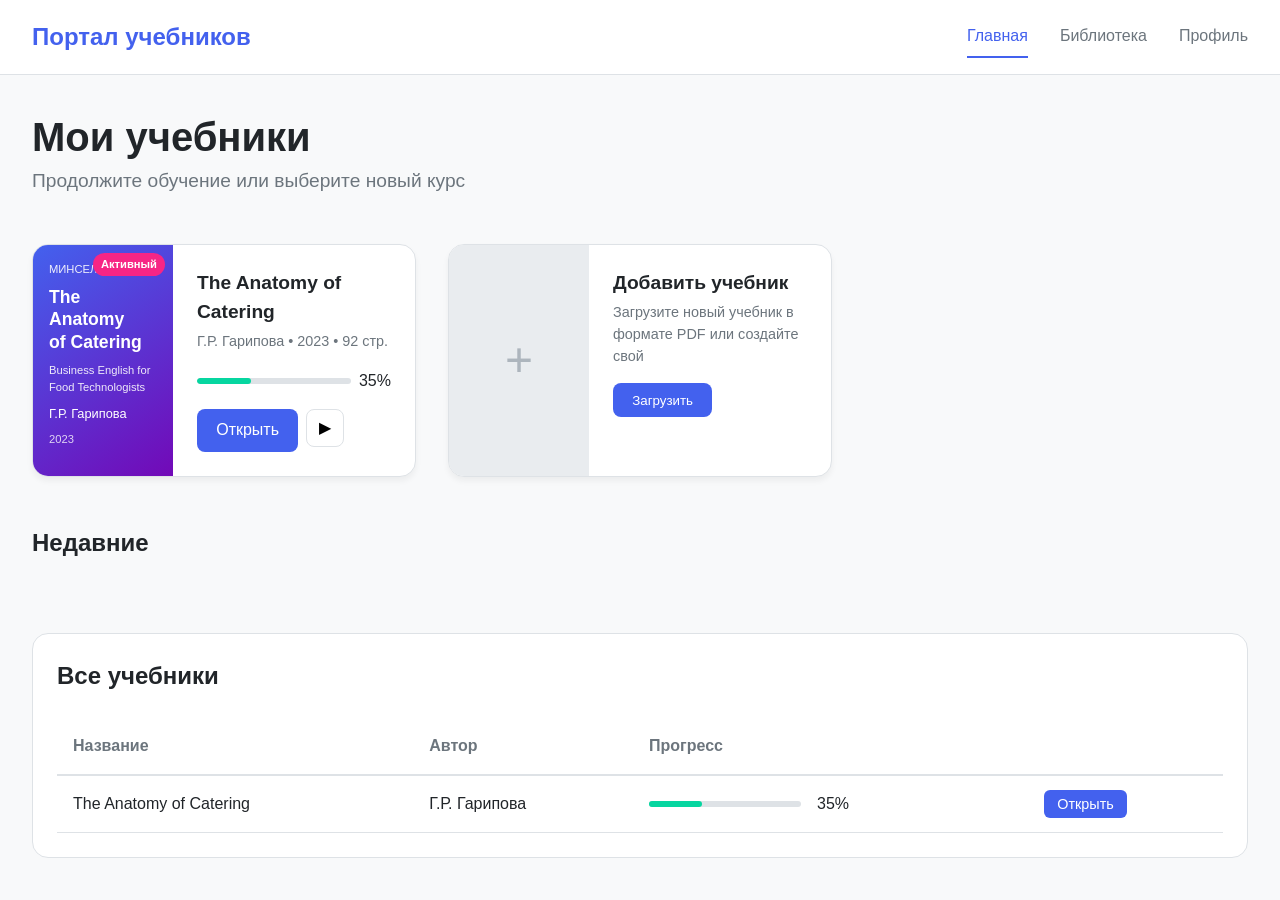
<file: index.html>
<!DOCTYPE html>
<html lang="ru">
<head>
    <!-- Yandex.Metrika counter -->
    <script type="text/javascript">
        (function(m,e,t,r,i,k,a){
            m[i]=m[i]||function(){(m[i].a=m[i].a||[]).push(arguments)};
            m[i].l=1*new Date();
            for (var j = 0; j < document.scripts.length; j++) {if (document.scripts[j].src === r) { return; }}
            k=e.createElement(t),a=e.getElementsByTagName(t)[0],k.async=1,k.src=r,a.parentNode.insertBefore(k,a)
        })(window, document,'script','https://mc.yandex.ru/metrika/tag.js?id=108406793', 'ym');

        ym(108406793, 'init', {ssr:true, webvisor:true, clickmap:true, ecommerce:"dataLayer", referrer: document.referrer, url: location.href, accurateTrackBounce:true, trackLinks:true});
    </script>
    <noscript><div><img src="https://mc.yandex.ru/watch/108406793" style="position:absolute; left:-9999px;" alt="" /></div></noscript>
    <!-- /Yandex.Metrika counter -->
    <meta charset="UTF-8">
    <meta name="viewport" content="width=device-width, initial-scale=1.0">
    <meta name="description" content="Интерактивный электронный учебник The Anatomy of Catering для студентов Башкирского государственного аграрного университета. Изучение английского языка для специальности Технология продукции и организация общественного питания.">
    <meta name="keywords" content="английский язык, кейтеринг, учебник, интерактивный, БГАУ, Business English, Food Technologists">
    <meta name="author" content="Гарипова Г.Р.">
    <title>Портал учебников</title>
    <link rel="stylesheet" href="css/style.css">
</head>
<body>
    <!-- Навигация портала -->
    <nav class="portal-nav">
        <div class="nav-container">
            <div class="nav-logo">Портал учебников</div>
            <div class="nav-links">
                <a href="index.html" class="active">Главная</a>
                <a href="#">Библиотека</a>
                <a href="#">Профиль</a>
            </div>
        </div>
    </nav>

    <main class="portal-main">
        <!-- Заголовок -->
        <div class="portal-header">
            <h1>Мои учебники</h1>
            <p>Продолжите обучение или выберите новый курс</p>
        </div>

        <!-- Сетка учебников -->
        <div class="textbooks-grid">
            <!-- Карточка учебника (активный) -->
            <div class="textbook-card">
                <div class="card-cover">
                    <div class="cover-content">
                        <div class="cover-minister">МИНСЕЛЬХОЗ РФ</div>
                        <div class="cover-title">The Anatomy<br>of Catering</div>
                        <div class="cover-subtitle">Business English for Food Technologists</div>
                        <div class="cover-author">Г.Р. Гарипова</div>
                        <div class="cover-year">2023</div>
                    </div>
                    <div class="cover-badge">Активный</div>
                </div>
                <div class="card-info">
                    <h3>The Anatomy of Catering</h3>
                    <p>Г.Р. Гарипова • 2023 • 92 стр.</p>
                    <div class="progress-mini">
                        <div class="progress-bar-mini">
                            <div class="progress-fill-mini" style="width: 35%"></div>
                        </div>
                        <span>35%</span>
                    </div>
                    <div class="card-actions">
                        <a href="reader.html?book=catering&page=4" class="btn-primary">Открыть</a>
                        <button class="btn-icon" title="Продолжить с последней страницы">▶</button>
                    </div>
                </div>
            </div>

            <!-- Карточка (пустая, для будущих учебников) -->
            <div class="textbook-card placeholder">
                <div class="card-cover placeholder">
                    <div class="plus-icon">+</div>
                </div>
                <div class="card-info">
                    <h3>Добавить учебник</h3>
                    <p>Загрузите новый учебник в формате PDF или создайте свой</p>
                    <button class="btn-primary">Загрузить</button>
                </div>
            </div>
        </div>

        <!-- Недавние страницы -->
        <div class="recent-section">
            <h2>Недавние</h2>
            <div class="recent-list" id="recentList">
                <!-- Будут заполняться из JavaScript -->
            </div>
        </div>

        <!-- Все учебники (для будущего) -->
        <div class="all-textbooks">
            <h2>Все учебники</h2>
            <div class="textbooks-table">
                <table>
                    <thead>
                        <tr>
                            <th>Название</th>
                            <th>Автор</th>
                            <th>Прогресс</th>
                            <th></th>
                        </tr>
                    </thead>
                    <tbody>
                        <tr>
                            <td>The Anatomy of Catering</td>
                            <td>Г.Р. Гарипова</td>
                            <td>
                                <div class="progress-table">
                                    <div class="progress-bar-table">
                                        <div class="progress-fill-table" style="width: 35%"></div>
                                    </div>
                                    <span>35%</span>
                                </div>
                            </td>
                            <td>
                                <a href="reader.html?book=catering&page=4" class="btn-small">Открыть</a>
                            </td>
                        </tr>
                    </tbody>
                </table>
            </div>
        </div>
    </main>

    <script src="js/data.js"></script>
    <script src="js/portal.js"></script>
</body>
</html>
</file>
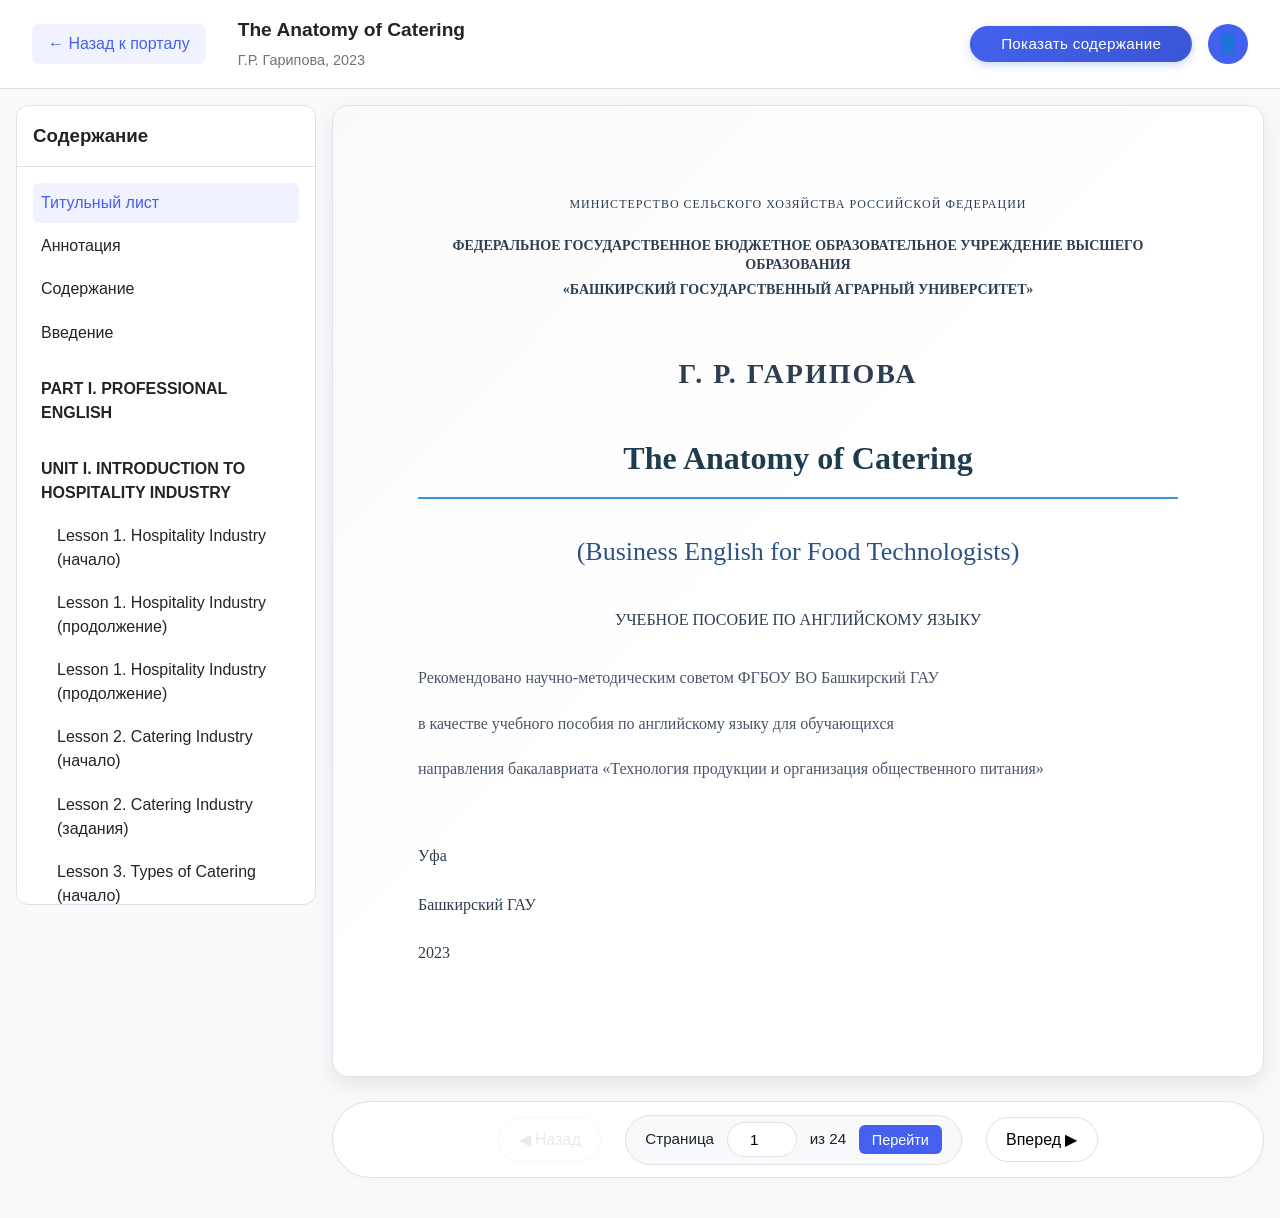
<file: reader.html>
<!DOCTYPE html>
<html lang="ru">
<head>
    <!-- Yandex.Metrika counter -->
    <script type="text/javascript">
        (function(m,e,t,r,i,k,a){
            m[i]=m[i]||function(){(m[i].a=m[i].a||[]).push(arguments)};
            m[i].l=1*new Date();
            for (var j = 0; j < document.scripts.length; j++) {if (document.scripts[j].src === r) { return; }}
            k=e.createElement(t),a=e.getElementsByTagName(t)[0],k.async=1,k.src=r,a.parentNode.insertBefore(k,a)
        })(window, document,'script','https://mc.yandex.ru/metrika/tag.js?id=108406793', 'ym');

        ym(108406793, 'init', {ssr:true, webvisor:true, clickmap:true, ecommerce:"dataLayer", referrer: document.referrer, url: location.href, accurateTrackBounce:true, trackLinks:true});
    </script>
    <noscript><div><img src="https://mc.yandex.ru/watch/108406793" style="position:absolute; left:-9999px;" alt="" /></div></noscript>
    <!-- /Yandex.Metrika counter -->
    <meta charset="UTF-8">
    <meta name="viewport" content="width=device-width, initial-scale=1.0">
    <meta name="description" content="Интерактивный электронный учебник The Anatomy of Catering для студентов Башкирского государственного аграрного университета. Изучение английского языка для специальности Технология продукции и организация общественного питания.">
    <meta name="keywords" content="английский язык, кейтеринг, учебник, интерактивный, БГАУ, Business English, Food Technologists">
    <meta name="author" content="Гарипова Г.Р.">
    <title>The Anatomy of Catering - Интерактивный учебник</title>
    <link rel="stylesheet" href="css/style.css">
</head>
<body>
    <!-- Верхняя панель -->
    <header class="reader-header">
        <div class="header-left">
            <a href="index.html" class="back-to-portal">← Назад к порталу</a>
            <div class="book-info">
                <h1>The Anatomy of Catering</h1>
                <span class="book-author">Г.Р. Гарипова, 2023</span>
            </div>
        </div>
        <div class="header-right"> 
            <button class="mobile-menu-btn" onclick="toggleSidebar()" id="mobileMenuBtn">Показать содержание</button>
            <div class="user-menu">👤</div>
        </div>
    </header>

    <!-- Кнопка для открытия меню на мобильных -->
     <div>
        
     </div>
    

    <div class="reader-container">
        <!-- Боковая панель с содержанием (всегда видна слева) -->
        <aside class="sidebar visible" id="sidebar">
            <div class="sidebar-header">
                <h3>Содержание</h3>
            </div>
            <div class="sidebar-content" id="tocList">
                <!-- Заполняется из data.js -->
            </div>
        </aside>

        <!-- Основная область с текстом (одна целая страница) -->
        <main class="reader-main">
            <div class="page-view-single" id="pageView">
                <!-- Текущая страница загружается сюда -->
                <div class="page-loader">Загрузка...</div>
            </div>

            <!-- Панель навигации по страницам -->
            <div class="page-navigation">
                <button class="nav-page-btn" id="prevPageBtn" onclick="goToPrevPage()">◀ Назад</button>
                
                <div class="page-jumper">
                    <span>Страница</span>
                    <input type="number" id="pageInput" min="1" max="24" value="1">
                    <span>из 24</span>
                    <button class="btn-small" onclick="goToPage()">Перейти</button>
                </div>
                
                <button class="nav-page-btn" id="nextPageBtn" onclick="goToNextPage()">Вперед ▶</button>
            </div>
        </main>
    </div>

    <!-- Модальное окно поиска -->
    <div class="modal" id="searchModal">
        <div class="modal-content">
            <div class="modal-header">
                <h3>Поиск по учебнику</h3>
                <button class="modal-close" onclick="closeSearch()">✕</button>
            </div>
            <div class="modal-body">
                <input type="text" class="search-input" placeholder="Введите слово или фразу...">
                <div class="search-results" id="searchResults">
                    <!-- Результаты поиска -->
                </div>
            </div>
        </div>
    </div>

    <script src="js/data.js"></script>
    <script src="js/cookie-manager.js"></script>
    <script src="js/tasks.js"></script>
    <script src="js/reader.js"></script>
</body>
</html>
</file>
<file: css/style.css>
/* ===== ОБЩИЕ СТИЛИ ===== */
:root {
    --primary: #4361ee;
    --primary-dark: #3a56d4;
    --secondary: #7209b7;
    --accent: #f72585;
    --background: #f8f9fa;
    --surface: #ffffff;
    --text: #212529;
    --text-light: #6c757d;
    --border: #dee2e6;
    --success: #06d6a0;
    --warning: #ffd166;
    --danger: #ef476f;
}

* {
    margin: 0;
    padding: 0;
    box-sizing: border-box;
}

body {
    font-family: 'Inter', -apple-system, BlinkMacSystemFont, 'Segoe UI', Roboto, sans-serif;
    background-color: var(--background);
    color: var(--text);
    line-height: 1.5;
}

/* ===== ПОРТАЛ (index.html) ===== */
.portal-nav {
    background-color: var(--surface);
    border-bottom: 1px solid var(--border);
    padding: 1rem 2rem;
    position: sticky;
    top: 0;
    z-index: 100;
}

.nav-container {
    max-width: 1400px;
    margin: 0 auto;
    display: flex;
    justify-content: space-between;
    align-items: center;
}

.nav-logo {
    font-size: 1.5rem;
    font-weight: 700;
    color: var(--primary);
}

.nav-links {
    display: flex;
    gap: 2rem;
}

.nav-links a {
    color: var(--text-light);
    text-decoration: none;
    font-weight: 500;
    padding: 0.5rem 0;
    border-bottom: 2px solid transparent;
    transition: all 0.2s;
}

.nav-links a:hover,
.nav-links a.active {
    color: var(--primary);
    border-bottom-color: var(--primary);
}

.portal-main {
    max-width: 1400px;
    margin: 2rem auto;
    padding: 0 2rem;
}

.portal-header {
    margin-bottom: 3rem;
}

.portal-header h1 {
    font-size: 2.5rem;
    font-weight: 700;
    color: var(--text);
}

.portal-header p {
    color: var(--text-light);
    font-size: 1.2rem;
}

/* Карточки учебников */
.textbooks-grid {
    display: grid;
    grid-template-columns: repeat(auto-fill, minmax(350px, 1fr));
    gap: 2rem;
    margin-bottom: 3rem;
}

.textbook-card {
    background: var(--surface);
    border-radius: 16px;
    overflow: hidden;
    box-shadow: 0 4px 6px rgba(0, 0, 0, 0.05);
    transition: all 0.3s;
    display: flex;
    border: 1px solid var(--border);
}

.textbook-card:hover {
    transform: translateY(-4px);
    box-shadow: 0 20px 25px -5px rgba(0, 0, 0, 0.1);
}

.card-cover {
    width: 140px;
    background: linear-gradient(145deg, var(--primary), var(--secondary));
    padding: 1rem;
    display: flex;
    flex-direction: column;
    justify-content: space-between;
    position: relative;
    color: white;
}

.card-cover.placeholder {
    background: #e9ecef;
    display: flex;
    align-items: center;
    justify-content: center;
}

.plus-icon {
    font-size: 3rem;
    color: #adb5bd;
}

.cover-minister {
    font-size: 0.7rem;
    opacity: 0.9;
}

.cover-title {
    font-weight: 700;
    font-size: 1.1rem;
    line-height: 1.3;
    margin: 0.5rem 0;
}

.cover-subtitle {
    font-size: 0.7rem;
    opacity: 0.9;
    margin-bottom: 0.5rem;
}

.cover-author {
    font-size: 0.8rem;
    font-weight: 500;
}

.cover-year {
    font-size: 0.7rem;
    opacity: 0.8;
    margin-top: 0.5rem;
}

.cover-badge {
    position: absolute;
    top: 0.5rem;
    right: 0.5rem;
    background: var(--accent);
    color: white;
    padding: 0.2rem 0.5rem;
    border-radius: 12px;
    font-size: 0.7rem;
    font-weight: 600;
}

.card-info {
    flex: 1;
    padding: 1.5rem;
}

.card-info h3 {
    font-size: 1.2rem;
    margin-bottom: 0.3rem;
}

.card-info p {
    color: var(--text-light);
    font-size: 0.9rem;
    margin-bottom: 1rem;
}

.progress-mini {
    display: flex;
    align-items: center;
    gap: 0.5rem;
    margin-bottom: 1rem;
}

.progress-bar-mini {
    flex: 1;
    height: 6px;
    background-color: var(--border);
    border-radius: 3px;
    overflow: hidden;
}

.progress-fill-mini {
    height: 100%;
    background-color: var(--success);
    border-radius: 3px;
}

.card-actions {
    display: flex;
    gap: 0.5rem;
}

.btn-primary {
    background-color: var(--primary);
    color: white;
    border: none;
    padding: 0.6rem 1.2rem;
    border-radius: 8px;
    font-weight: 500;
    cursor: pointer;
    text-decoration: none;
    display: inline-block;
    transition: background-color 0.2s;
}

.btn-primary:hover {
    background-color: var(--primary-dark);
}

.btn-icon {
    width: 38px;
    height: 38px;
    border-radius: 8px;
    border: 1px solid var(--border);
    background: white;
    cursor: pointer;
    font-size: 1rem;
    transition: all 0.2s;
}

.btn-icon:hover {
    background-color: var(--background);
    border-color: var(--primary);
    color: var(--primary);
}

/* Недавние */
.recent-section {
    margin-bottom: 3rem;
}

.recent-section h2 {
    font-size: 1.5rem;
    margin-bottom: 1.5rem;
}

.recent-list {
    display: flex;
    gap: 1rem;
}

.recent-item {
    background: var(--surface);
    padding: 1rem;
    border-radius: 12px;
    border: 1px solid var(--border);
    text-decoration: none;
    color: var(--text);
    min-width: 200px;
    transition: all 0.2s;
}

.recent-item:hover {
    border-color: var(--primary);
    transform: translateY(-2px);
}

.recent-title {
    font-weight: 600;
    margin-bottom: 0.3rem;
}

.recent-page {
    font-size: 0.9rem;
    color: var(--text-light);
}

/* Таблица учебников */
.all-textbooks {
    background: var(--surface);
    border-radius: 16px;
    padding: 1.5rem;
    border: 1px solid var(--border);
}

.all-textbooks h2 {
    margin-bottom: 1.5rem;
}

.textbooks-table table {
    width: 100%;
    border-collapse: collapse;
}

.textbooks-table th {
    text-align: left;
    padding: 1rem;
    border-bottom: 2px solid var(--border);
    color: var(--text-light);
    font-weight: 600;
}

.textbooks-table td {
    padding: 1rem;
    border-bottom: 1px solid var(--border);
}

.progress-table {
    display: flex;
    align-items: center;
    gap: 1rem;
    width: 200px;
}

.progress-bar-table {
    flex: 1;
    height: 6px;
    background-color: var(--border);
    border-radius: 3px;
}

.progress-fill-table {
    height: 100%;
    background-color: var(--success);
    border-radius: 3px;
}

.btn-small {
    padding: 0.4rem 0.8rem;
    background-color: var(--primary);
    color: white;
    border: none;
    border-radius: 6px;
    cursor: pointer;
    text-decoration: none;
    font-size: 0.9rem;
}

/* ===== СТИЛИ ДЛЯ СОДЕРЖАНИЯ ===== */
.contents-list {
    max-width: 800px;
    margin: 0 auto;
}

.contents-item {
    display: flex;
    justify-content: space-between;
    align-items: baseline;
    margin-bottom: 8px;
    font-size: 16px;
    line-height: 1.4;
}

.contents-item.level-1 {
    padding-left: 20px;
    font-weight: 500;
}

.contents-item.level-2 {
    padding-left: 40px;
    font-size: 14px;
}

.dots {
    flex: 1;
    border-bottom: 1px dotted #999;
    margin: 0 8px;
    height: 1em;
}

.contents-title {
    text-align: center;
    margin-bottom: 30px;
}

/* ===== СТИЛИ ДЛЯ ТИТУЛЬНОГО ЛИСТА И АННОТАЦИИ ===== */

/* Титульный лист */
.title-page {
    text-align: center;
    max-width: 800px;
    margin: 0 auto;
    padding: 40px 20px;
}

.title-page .ministry {
    text-align: center;
    font-size: 12px;
    text-transform: uppercase;
    letter-spacing: 1px;
    margin-bottom: 20px;
}

.title-page .university {
    text-align: center;
    font-size: 14px;
    font-weight: 600;
    margin: 5px 0;
    line-height: 1.4;
}

.title-page .author {
    font-size: 28px;
    font-weight: 700;
    margin: 50px 0 30px;
    letter-spacing: 2px;
}

.title-page h1 {
    font-size: 36px;
    font-weight: 700;
    margin: 30px 0 10px;
    border-bottom: none;
}

.title-page h2 {
    font-size: 20px;
    font-weight: 500;
    margin: 0 0 30px;
    color: #4a5568;
}

.title-page .subtitle {
    text-align: center;
    font-size: 16px;
    font-weight: 500;
    margin: 30px 0;
    text-transform: uppercase;
}

.title-page .recommendation {
    text-align: center;
    margin: 30px 0;
    font-size: 14px;
    line-height: 1.6;
    color: #4a5568;
}

.title-page .publisher-info {
    text-align: center;
    margin-top: 60px;
    font-size: 16px;
    line-height: 1.8;
}

/* Аннотация */
.copyright-page {
    text-align: center;
    max-width: 800px;
    margin: 0 auto;
    padding: 40px 20px;
}

.copyright-page .udk,
.copyright-page .bbk,
.copyright-page .signature {
    font-size: 14px;
    margin: 5px 0;
}

.copyright-page .reviewers-title {
    text-align: center;
    font-weight: 600;
    margin: 30px 0 15px;
}

.copyright-page .reviewer {
    text-align: center;
    font-size: 13px;
    line-height: 1.5;
    margin: 5px 0;
}

.copyright-page .citation {
    text-align: center;
    margin: 40px 0;
    padding: 20px;
    background-color: #f8f9fa;
    border-left: 4px solid #4361ee;
    font-size: 13px;
}

.copyright-page .isbn {
    text-align: left;
    font-weight: 600;
    margin: 20px 0;
}

.copyright-page .annotation {
    text-align: left;
    font-size: 13px;
    line-height: 1.6;
    margin: 30px 0;
}

.copyright-page .copyright-bottom {
    text-align: center;
    margin-top: 50px;
    font-size: 12px;
    border-top: 1px solid #dee2e6;
    padding-top: 20px;
}

/* ===== КНОПКА ПОКАЗАТЬ СОДЕРЖАНИЕ ===== */
.mobile-menu-btn {
    display: block;
    width: fit-content;
    min-width: 200px;
    padding: 0.4rem 1.8rem;
    background: linear-gradient(135deg, var(--primary), var(--primary-dark));
    color: white;
    border: none;
    border-radius: 30px;
    font-size: 0.95rem; 
    font-weight: 500;
    margin: 0.5rem 0;
    text-align: center;
    box-shadow: 0 3px 8px rgba(67, 97, 238, 0.25);
    cursor: pointer;
    transition: all 0.2s ease;
    letter-spacing: 0.3px;
    border: 2px solid transparent;
    line-height: 1.2;
}

.mobile-menu-btn:hover {
    background: linear-gradient(135deg, var(--primary-dark), #2a41c0);
    box-shadow: 0 10px 22px rgba(67, 97, 238, 0.45);
}

.mobile-menu-btn:active {
    box-shadow: 0 6px 14px rgba(67, 97, 238, 0.35);
}

/* ===== ЧИТАЛКА (reader.html) ===== */
.reader-header {
    background-color: var(--surface);
    border-bottom: 1px solid var(--border);
    padding: 1rem 2rem;
    display: flex;
    justify-content: space-between;
    align-items: center;
    position: sticky;
    top: 0;
    z-index: 100;
}

.header-left {
    display: flex;
    align-items: center;
    gap: 2rem;
}

.back-to-portal {
    color: var(--primary);
    text-decoration: none;
    font-weight: 500;
    padding: 0.5rem 1rem;
    border-radius: 8px;
    background-color: #f0f3ff;
}

.book-info h1 {
    font-size: 1.2rem;
    margin-bottom: 0.2rem;
}

.book-author {
    font-size: 0.9rem;
    color: var(--text-light);
}

.header-right {
    display: flex;
    align-items: center;
    gap: 1rem;
}

.btn-outline {
    padding: 0.5rem 1rem;
    border: 1px solid var(--border);
    background: white;
    border-radius: 8px;
    cursor: pointer;
    font-weight: 500;
    transition: all 0.2s;
}

.btn-outline:hover {
    background-color: var(--background);
    border-color: var(--primary);
    color: var(--primary);
}

.user-menu {
    width: 40px;
    height: 40px;
    background-color: var(--primary);
    color: white;
    border-radius: 50%;
    display: flex;
    align-items: center;
    justify-content: center;
    font-size: 1.2rem;
    cursor: pointer;
}

.reader-container {
    display: flex;
    max-width: 1600px;
    margin: 0 auto;
    padding: 1rem;
    gap: 1rem;
}

/* Сайдбар */
.sidebar {
    width: 300px;
    background: var(--surface);
    border-radius: 12px;
    border: 1px solid var(--border);
    overflow: hidden;
    transition: transform 0.3s;
    position: sticky;
    top: 80px;
    height: calc(100vh - 100px);
}

.sidebar.hidden {
    transform: translateX(-100%);
    position: fixed;
}

.sidebar-header {
    padding: 1rem;
    border-bottom: 1px solid var(--border);
    display: flex;
    justify-content: space-between;
    align-items: center;
}

.close-sidebar {
    background: none;
    border: none;
    font-size: 1.2rem;
    cursor: pointer;
    color: var(--text-light);
}

.sidebar-content {
    padding: 1rem;
    overflow-y: auto;
    height: calc(100% - 60px);
}

.toc-item {
    padding: 0.5rem;
    border-radius: 6px;
    cursor: pointer;
    transition: all 0.2s;
    margin-bottom: 0.2rem;
}

.toc-item:hover {
    background-color: var(--background);
}

.toc-item.active {
    background-color: #f0f3ff;
    color: var(--primary);
    font-weight: 500;
}

.toc-item.level-1 {
    font-weight: 600;
    margin-top: 1rem;
}

.toc-item.level-2 {
    padding-left: 1.5rem;
}

/* Основная область */
.reader-main {
    flex: 1;
    min-width: 0;
}

/* ===== СТИЛИ ДЛЯ СТРАНИЦЫ (page-view-single) ===== */
.page-view-single {
    background: var(--surface);
    border-radius: 16px;
    border: 1px solid var(--border);
    padding: 3rem 4rem;
    min-height: 700px;
    margin-bottom: 1.5rem;
    font-family: 'Georgia', 'Times New Roman', serif;
    line-height: 1.8;
    font-size: 16px;
    color: #2c3e50;
    box-shadow: 0 8px 20px rgba(0, 0, 0, 0.08);
    position: relative;
    background: white;
    width: 100%;
    max-width: 1000px;
    margin-left: auto;
    margin-right: auto;
}

/* Эффект книги - тень и легкий градиент */
.page-view-single::before {
    content: '';
    position: absolute;
    top: 0;
    left: 0;
    width: 100%;
    height: 100%;
    background: linear-gradient(135deg, rgba(0,0,0,0.02) 0%, transparent 50%);
    pointer-events: none;
    border-radius: 16px;
}

.page-view-single h1 {
    font-size: 32px;
    color: #1e3c4f;
    border-bottom: 2px solid #3498db;
    padding-bottom: 10px;
    margin-bottom: 30px;
    font-weight: 600;
}

.page-view-single h2 {
    font-size: 26px;
    color: #2c5282;
    margin: 30px 0 20px;
    font-weight: 500;
}

.page-view-single h3 {
    font-size: 22px;
    color: #4a5568;
    margin: 25px 0 15px;
    font-style: italic;
}

.page-view-single h4 {
    font-size: 18px;
    color: #718096;
    text-transform: uppercase;
    letter-spacing: 1px;
    margin: 20px 0 10px;
}

.page-view-single p {
    margin-bottom: 20px;
    text-align: justify;
    font-size: 16px;
}

/* Таблицы */
.page-view-single table {
    width: 100%;
    border-collapse: collapse;
    margin: 30px 0;
    font-size: 15px;
    box-shadow: 0 2px 8px rgba(0,0,0,0.05);
}

.page-view-single th {
    background-color: #edf2f7;
    padding: 12px;
    border: 1px solid #cbd5e0;
    font-weight: 600;
    color: #2d3748;
}

.page-view-single td {
    padding: 12px;
    border: 1px solid #cbd5e0;
    vertical-align: top;
}

/* Задания */
.page-view-single .task {
    background-color: #f8fafc;
    border-left: 4px solid #4299e1;
    padding: 25px;
    margin: 30px 0;
    border-radius: 0 12px 12px 0;
    box-shadow: 0 4px 10px rgba(0,0,0,0.03);
}

/* Поля ввода */
.page-view-single input[type="text"] {
    width: 100%;
    padding: 10px 14px;
    border: 2px solid #e2e8f0;
    border-radius: 8px;
    font-family: inherit;
    font-size: 14px;
    transition: all 0.2s;
    margin: 5px;
}

.page-view-single input[type="text"]:focus {
    outline: none;
    border-color: #4299e1;
    box-shadow: 0 0 0 3px rgba(66, 153, 225, 0.15);
}

.page-view-single input[type="text"].correct {
    background-color: #f0fff4;
    border-color: #48bb78;
}

.page-view-single input[type="text"].incorrect {
    background-color: #fff5f5;
    border-color: #f56565;
}

/* Выпадающие списки */
.page-view-single select {
    padding: 10px 14px;
    border: 2px solid #e2e8f0;
    border-radius: 8px;
    font-family: inherit;
    font-size: 14px;
    background-color: white;
    min-width: 200px;
    margin-bottom: 15px;
}

/* Списки */
.page-view-single ul, .page-view-single ol {
    margin: 20px 0;
    padding-left: 30px;
}

.page-view-single li {
    margin-bottom: 8px;
    line-height: 1.6;
}

/* Ячейки таблицы */
.page-view-single .word-cell {
    font-weight: 500;
    color: #2c3e50;
    background-color: #f0f7ff;
}

.page-view-single .translation-cell {
    color: #2c3e50;
    font-style: italic;
    background-color: #f9f9f9;
}

/* Видео */
.page-view-single .video-container {
    position: relative;
    padding-bottom: 56.25%;
    height: 0;
    overflow: hidden;
    margin: 30px 0;
    border-radius: 12px;
    box-shadow: 0 8px 20px rgba(0,0,0,0.1);
}

.page-view-single .video-container iframe {
    position: absolute;
    top: 0;
    left: 0;
    width: 100%;
    height: 100%;
}

/* Заметки */
.page-view-single .notes-section {
    background-color: #fef9e7;
    border: 1px solid #fef3c7;
    padding: 20px;
    border-radius: 12px;
    margin: 30px 0;
}

.page-view-single textarea {
    width: 100%;
    padding: 12px;
    border: 2px solid #e2e8f0;
    border-radius: 8px;
    font-family: inherit;
    font-size: 14px;
    resize: vertical;
    min-height: 100px;
}

/* Кнопки в заданиях */
.page-view-single .btn-small {
    background-color: #4299e1;
    color: white;
    border: none;
    padding: 10px 18px;
    border-radius: 8px;
    cursor: pointer;
    font-size: 14px;
    margin: 10px 5px 0 0;
    transition: background-color 0.2s;
    font-weight: 500;
}

.page-view-single .btn-small:hover {
    background-color: #3182ce;
}

.page-view-single .btn-outline {
    background-color: white;
    color: #4361ee;
    border: 2px solid #4361ee;
}

.page-view-single .btn-outline:hover {
    background-color: #4361ee;
    color: white;
}

/* Результаты заданий */
.page-view-single .task-result {
    margin-top: 15px;
    padding: 12px;
    border-radius: 8px;
    font-weight: 500;
    text-align: center;
}

.page-view-single .task-result.success {
    background-color: #d4edda;
    color: #155724;
    border: 1px solid #c3e6cb;
}

.page-view-single .task-result.partial {
    background-color: #fff3cd;
    color: #856404;
    border: 1px solid #ffeeba;
}

/* Навигация по страницам */
.page-navigation {
    display: flex;
    align-items: center;
    justify-content: center;
    gap: 1.5rem;
    margin: 1.5rem 0;
    padding: 0.8rem 1.5rem;
    background: var(--surface);
    border-radius: 50px;
    border: 1px solid var(--border);
    box-shadow: 0 2px 8px rgba(0,0,0,0.02);
    flex-wrap: wrap;
}

.nav-page-btn {
    min-width: 100px;
    height: 45px;
    padding: 0 1.2rem;
    border-radius: 40px;
    border: 1px solid var(--border);
    background: white;
    font-size: 1rem;
    font-weight: 500;
    cursor: pointer;
    transition: all 0.2s;
    display: inline-flex;
    align-items: center;
    justify-content: center;
    white-space: nowrap;
    overflow: hidden;
    text-overflow: ellipsis;
    max-width: 120px;
}

.nav-page-btn:hover:not(:disabled) {
    background-color: var(--primary);
    color: white;
    border-color: var(--primary);
    transform: scale(1.02);
}

.nav-page-btn:disabled {
    opacity: 0.3;
    cursor: not-allowed;
}

.page-jumper {
    display: flex;
    align-items: center;
    gap: 0.8rem;
    background: #f8f9fa;
    padding: 0.4rem 1.2rem;
    border-radius: 40px;
    border: 1px solid var(--border);
    flex-wrap: wrap;
    justify-content: center;
}

.page-jumper span {
    white-space: nowrap;
    font-size: 0.95rem;
}

.page-jumper input {
    width: 70px;
    padding: 0.5rem;
    border: 1px solid var(--border);
    border-radius: 30px;
    text-align: center;
    font-size: 0.95rem;
}

/* На мобильных кнопки на всю ширину */
@media (max-width: 768px) {
    .page-navigation {
        flex-direction: column;
        gap: 0.8rem;
        padding: 1rem;
        border-radius: 20px;
        width: 100%;
    }
    
    .nav-page-btn {
        width: 100%;
        max-width: none;
        height: 48px;
        font-size: 1rem;
    }
    
    .page-jumper {
        width: 100%;
        padding: 0.8rem;
    }
}

/* Модальное окно */
.modal {
    display: none;
    position: fixed;
    top: 0;
    left: 0;
    width: 100%;
    height: 100%;
    background-color: rgba(0,0,0,0.5);
    z-index: 1000;
}

.modal.show {
    display: flex;
    align-items: center;
    justify-content: center;
}

.modal-content {
    background: var(--surface);
    border-radius: 20px;
    width: 600px;
    max-width: 90%;
    max-height: 80vh;
    overflow: hidden;
    box-shadow: 0 20px 40px rgba(0,0,0,0.2);
}

.modal-header {
    padding: 1.5rem;
    border-bottom: 1px solid var(--border);
    display: flex;
    justify-content: space-between;
    align-items: center;
}

.modal-close {
    background: none;
    border: none;
    font-size: 1.5rem;
    cursor: pointer;
    color: var(--text-light);
}

.modal-body {
    padding: 1.5rem;
    overflow-y: auto;
    max-height: calc(80vh - 80px);
}

.search-input {
    width: 100%;
    padding: 1rem;
    border: 2px solid var(--border);
    border-radius: 12px;
    font-size: 1rem;
    margin-bottom: 1.5rem;
}

/* Затемнение фона при открытом меню */
.sidebar-overlay {
    display: none;
    position: fixed;
    top: 0;
    left: 0;
    width: 100%;
    height: 100%;
    background: rgba(0,0,0,0.5);
    z-index: 999;
}

.sidebar-overlay.active {
    display: block;
}

/* ===== МОБИЛЬНАЯ АДАПТАЦИЯ ===== */
@media (max-width: 1024px) {
    .page-view-single {
        padding: 2.5rem;
        max-width: 90%;
    }
}

@media (max-width: 768px) {
    /* Шапка */
    .reader-header {
        padding: 0.8rem 1rem;
        flex-wrap: wrap;
    }
    
    .header-left {
        width: 100%;
        justify-content: space-between;
        gap: 0.5rem;
        margin-bottom: 0.5rem;
    }
    
    .back-to-portal {
        font-size: 0.9rem;
        padding: 0.4rem 0.8rem;
        white-space: nowrap;
    }
    
    .book-info h1 {
        font-size: 1rem;
        white-space: nowrap;
        overflow: hidden;
        text-overflow: ellipsis;
        max-width: 180px;
    }
    
    .book-author {
        display: none;
    }
    
    .header-right {
        width: 100%;
        display: flex;
        gap: 0.5rem;
    }
    
    .btn-outline {
        padding: 0.5rem;
        font-size: 0.9rem;
        flex: 1;
        text-align: center;
        border-radius: 30px;
    }
    
    .user-menu {
        width: 40px;
        height: 40px;
        flex-shrink: 0;
    }
    
    /* Контейнер */
    .reader-container {
        flex-direction: column;
        padding: 0.5rem;
    }
    
    /* Кнопка меню на мобильных */
    .mobile-menu-btn {
        width: 90%;
        max-width: 280px;
        padding: 0.9rem 1.5rem;
        font-size: 1.1rem;
        margin: 0.8rem auto;
    }
    
    /* Сайдбар на мобильных */
    .sidebar {
        position: fixed;
        top: 0;
        left: 0;
        width: 85%;
        max-width: 300px;
        height: 100vh;
        z-index: 1000;
        transform: translateX(-100%);
        border-radius: 0 16px 16px 0;
        box-shadow: 2px 0 20px rgba(0,0,0,0.15);
    }
    
    .sidebar:not(.hidden) {
        transform: translateX(0);
    }
    
    .sidebar-header {
        padding: 1rem;
        background: var(--primary);
        color: white;
    }
    
    .sidebar-header h3 {
        color: white;
    }
    
    .close-sidebar {
        color: white;
        background: rgba(255,255,255,0.2);
        width: 36px;
        height: 36px;
        border-radius: 50%;
        display: flex;
        align-items: center;
        justify-content: center;
    }
    
    /* Страница на мобильных */
    .page-view-single {
        padding: 1.5rem 1rem;
        min-height: auto;
        margin: 0 0 1rem 0;
        font-size: 15px;
        max-width: 100%;
    }
    
    /* Навигация на мобильных */
    .page-navigation {
        flex-direction: column;
        gap: 0.8rem;
        padding: 1rem;
        border-radius: 20px;
    }
    
    .nav-page-btn {
        width: 100%;
        height: 45px;
        border-radius: 30px;
    }
    
    .page-jumper {
        width: 100%;
        justify-content: center;
        padding: 0.5rem;
    }
    
    /* Таблицы на мобильных */
    .table-responsive {
        overflow-x: auto;
        margin: 20px -0.5rem;
        padding: 0 0.5rem;
        width: calc(100% + 1rem);
        -webkit-overflow-scrolling: touch;
    }
    
    .task-table {
        min-width: 600px;
        font-size: 14px;
    }
    
    .task-table th,
    .task-table td {
        padding: 8px 6px;
    }
    
    .task-table input {
        font-size: 13px;
        padding: 6px;
        width: 120px;
    }
    
    /* Задания на мобильных */
    .task {
        padding: 1rem;
        margin: 1.5rem 0;
    }
    
    .task-controls {
        flex-direction: column;
        gap: 0.5rem;
    }
    
    .task-controls button {
        width: 100%;
        margin: 0;
    }
    
    /* Видео на мобильных */
    .video-container iframe {
        height: 200px;
    }
    
    /* Содержание на мобильных */
    .toc-item {
        padding: 0.8rem;
        font-size: 1rem;
        border-bottom: 1px solid #eee;
    }
    
    .toc-item.level-1 {
        padding-left: 1.5rem;
        background-color: #f8f9fa;
    }
    
    .toc-item.level-2 {
        padding-left: 2.5rem;
        font-size: 0.95rem;
    }
}

@media (max-width: 480px) {
    .page-view-single {
        padding: 1.2rem 0.8rem;
    }
    
    .mobile-menu-btn {
        width: 95%;
        padding: 0.8rem 1.2rem;
        font-size: 1rem;
    }
    
    .page-jumper span {
        font-size: 0.9rem;
    }
    
    .page-jumper input {
        width: 60px;
        padding: 0.4rem;
    }
}

/* ===== МОБИЛЬНАЯ АДАПТАЦИЯ ДЛЯ ГЛАВНОЙ СТРАНИЦЫ (index.html) ===== */

/* Планшеты */
@media (max-width: 1024px) {
    .portal-main {
        padding: 0 1.5rem;
    }
    
    .portal-header h1 {
        font-size: 2.2rem;
    }
    
    .portal-header p {
        font-size: 1.1rem;
    }
    
    .textbooks-grid {
        grid-template-columns: repeat(auto-fill, minmax(300px, 1fr));
        gap: 1.5rem;
    }
}

/* Мобильные устройства */
@media (max-width: 768px) {
    /* Навигация портала */
    .portal-nav {
        padding: 0.8rem 1rem;
    }
    
    .nav-container {
        flex-wrap: wrap;
        gap: 0.5rem;
    }
    
    .nav-logo {
        font-size: 1.3rem;
        width: 100%;
        text-align: center;
        margin-bottom: 0.3rem;
    }
    
    .nav-links {
        width: 100%;
        justify-content: center;
        gap: 1.5rem;
    }
    
    .nav-links a {
        font-size: 0.95rem;
        padding: 0.3rem 0;
    }
    
    /* Основной контент */
    .portal-main {
        padding: 0 1rem;
        margin: 1.5rem auto;
    }
    
    .portal-header {
        margin-bottom: 2rem;
        text-align: center;
    }
    
    .portal-header h1 {
        font-size: 1.8rem;
    }
    
    .portal-header p {
        font-size: 1rem;
    }
    
    /* Карточки учебников */
    .textbooks-grid {
        grid-template-columns: 1fr;
        gap: 1.2rem;
        margin-bottom: 2rem;
    }
    
    .textbook-card {
        flex-direction: column;
    }
    
    .card-cover {
        width: 100%;
        height: 160px;
        flex-direction: row;
        align-items: center;
        padding: 1rem 1.5rem;
    }
    
    .card-cover .cover-content {
        display: flex;
        flex-direction: column;
        justify-content: center;
        height: 100%;
    }
    
    .cover-minister {
        font-size: 0.65rem;
    }
    
    .cover-title {
        font-size: 1.2rem;
        margin: 0.3rem 0;
    }
    
    .cover-subtitle {
        font-size: 0.7rem;
    }
    
    .cover-author {
        font-size: 0.8rem;
    }
    
    .cover-badge {
        top: 0.8rem;
        right: 1rem;
        font-size: 0.65rem;
        padding: 0.15rem 0.5rem;
    }
    
    .card-info {
        padding: 1.2rem;
    }
    
    .card-info h3 {
        font-size: 1.1rem;
    }
    
    .card-info p {
        font-size: 0.85rem;
        margin-bottom: 0.8rem;
    }
    
    .progress-mini {
        margin-bottom: 1rem;
    }
    
    .card-actions {
        flex-direction: column;
        gap: 0.5rem;
    }
    
    .card-actions .btn-primary {
        width: 100%;
        text-align: center;
    }
    
    .btn-icon {
        width: 100%;
        height: 38px;
    }
    
    /* Карточка-заглушка */
    .textbook-card.placeholder .card-cover {
        background: #e9ecef;
    }
    
    .plus-icon {
        font-size: 2.5rem;
    }
    
    /* Недавние страницы */
    .recent-section {
        margin-bottom: 2rem;
    }
    
    .recent-section h2 {
        font-size: 1.3rem;
        margin-bottom: 1rem;
    }
    
    .recent-list {
        flex-direction: column;
        gap: 0.8rem;
    }
    
    .recent-item {
        min-width: 100%;
        padding: 0.8rem;
    }
    
    .recent-title {
        font-size: 0.95rem;
    }
    
    .recent-page {
        font-size: 0.85rem;
    }
    
    /* Таблица всех учебников */
    .all-textbooks {
        padding: 1rem;
        overflow-x: auto;
    }
    
    .all-textbooks h2 {
        font-size: 1.3rem;
        margin-bottom: 1rem;
    }
    
    .textbooks-table {
        overflow-x: auto;
    }
    
    .textbooks-table table {
        min-width: 500px;
    }
    
    .textbooks-table th {
        padding: 0.8rem 0.5rem;
        font-size: 0.85rem;
    }
    
    .textbooks-table td {
        padding: 0.8rem 0.5rem;
        font-size: 0.85rem;
    }
    
    .progress-table {
        width: 150px;
        gap: 0.5rem;
    }
    
    .btn-small {
        padding: 0.3rem 0.6rem;
        font-size: 0.8rem;
    }
}

/* Маленькие телефоны */
@media (max-width: 480px) {
    .portal-header h1 {
        font-size: 1.5rem;
    }
    
    .portal-header p {
        font-size: 0.9rem;
    }
    
    .card-cover {
        height: 140px;
        padding: 0.8rem 1rem;
    }
    
    .cover-title {
        font-size: 1rem;
    }
    
    .cover-subtitle {
        font-size: 0.65rem;
    }
    
    .cover-author {
        font-size: 0.75rem;
    }
    
    .cover-year {
        font-size: 0.65rem;
    }
    
    .card-info {
        padding: 1rem;
    }
    
    .card-info h3 {
        font-size: 1rem;
    }
    
    .recent-item {
        padding: 0.7rem;
    }
    
    .recent-title {
        font-size: 0.9rem;
    }
    
    .all-textbooks {
        padding: 0.8rem;
    }
}

/* Альбомная ориентация на мобильных */
@media (max-width: 900px) and (orientation: landscape) {
    .textbooks-grid {
        grid-template-columns: repeat(2, 1fr);
    }
    
    .card-cover {
        height: 140px;
    }
    
    .recent-list {
        flex-direction: row;
        flex-wrap: wrap;
    }
    
    .recent-item {
        min-width: calc(50% - 0.5rem);
        flex: 1;
    }
}
</file>
